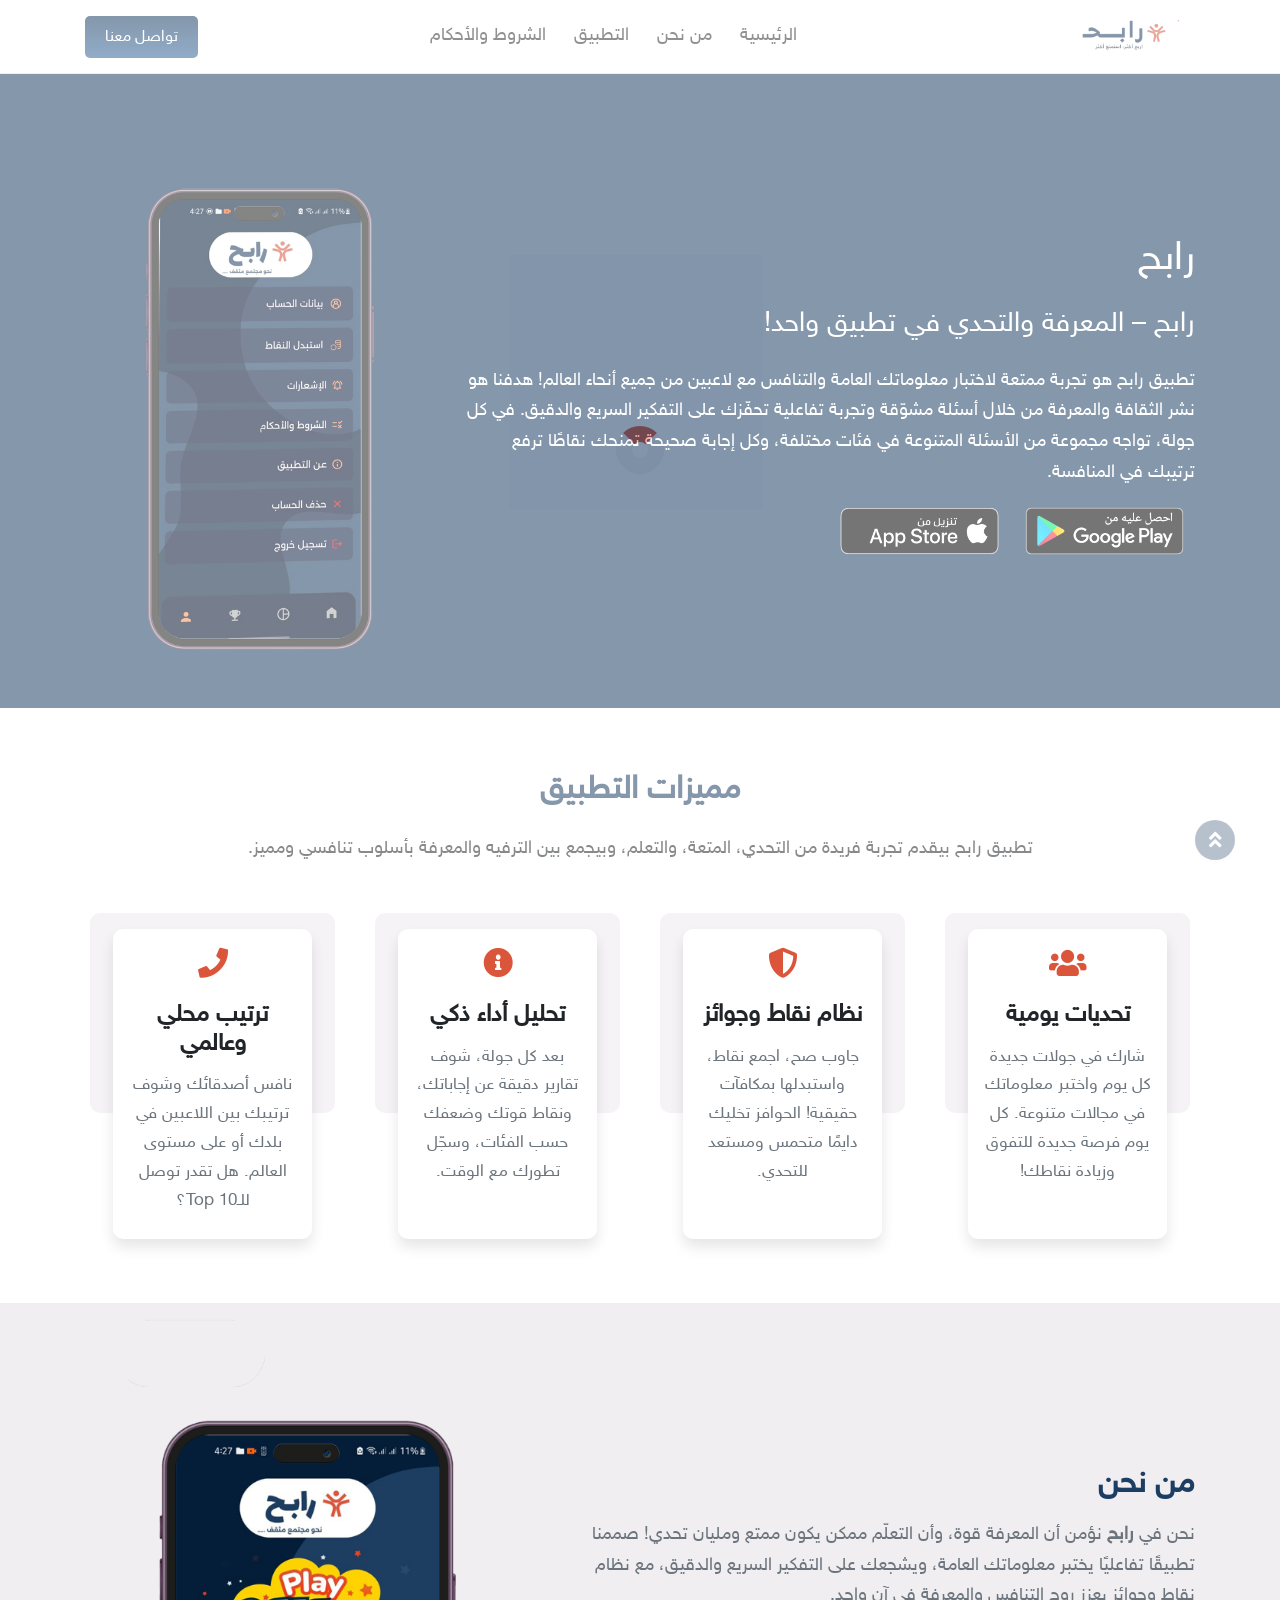
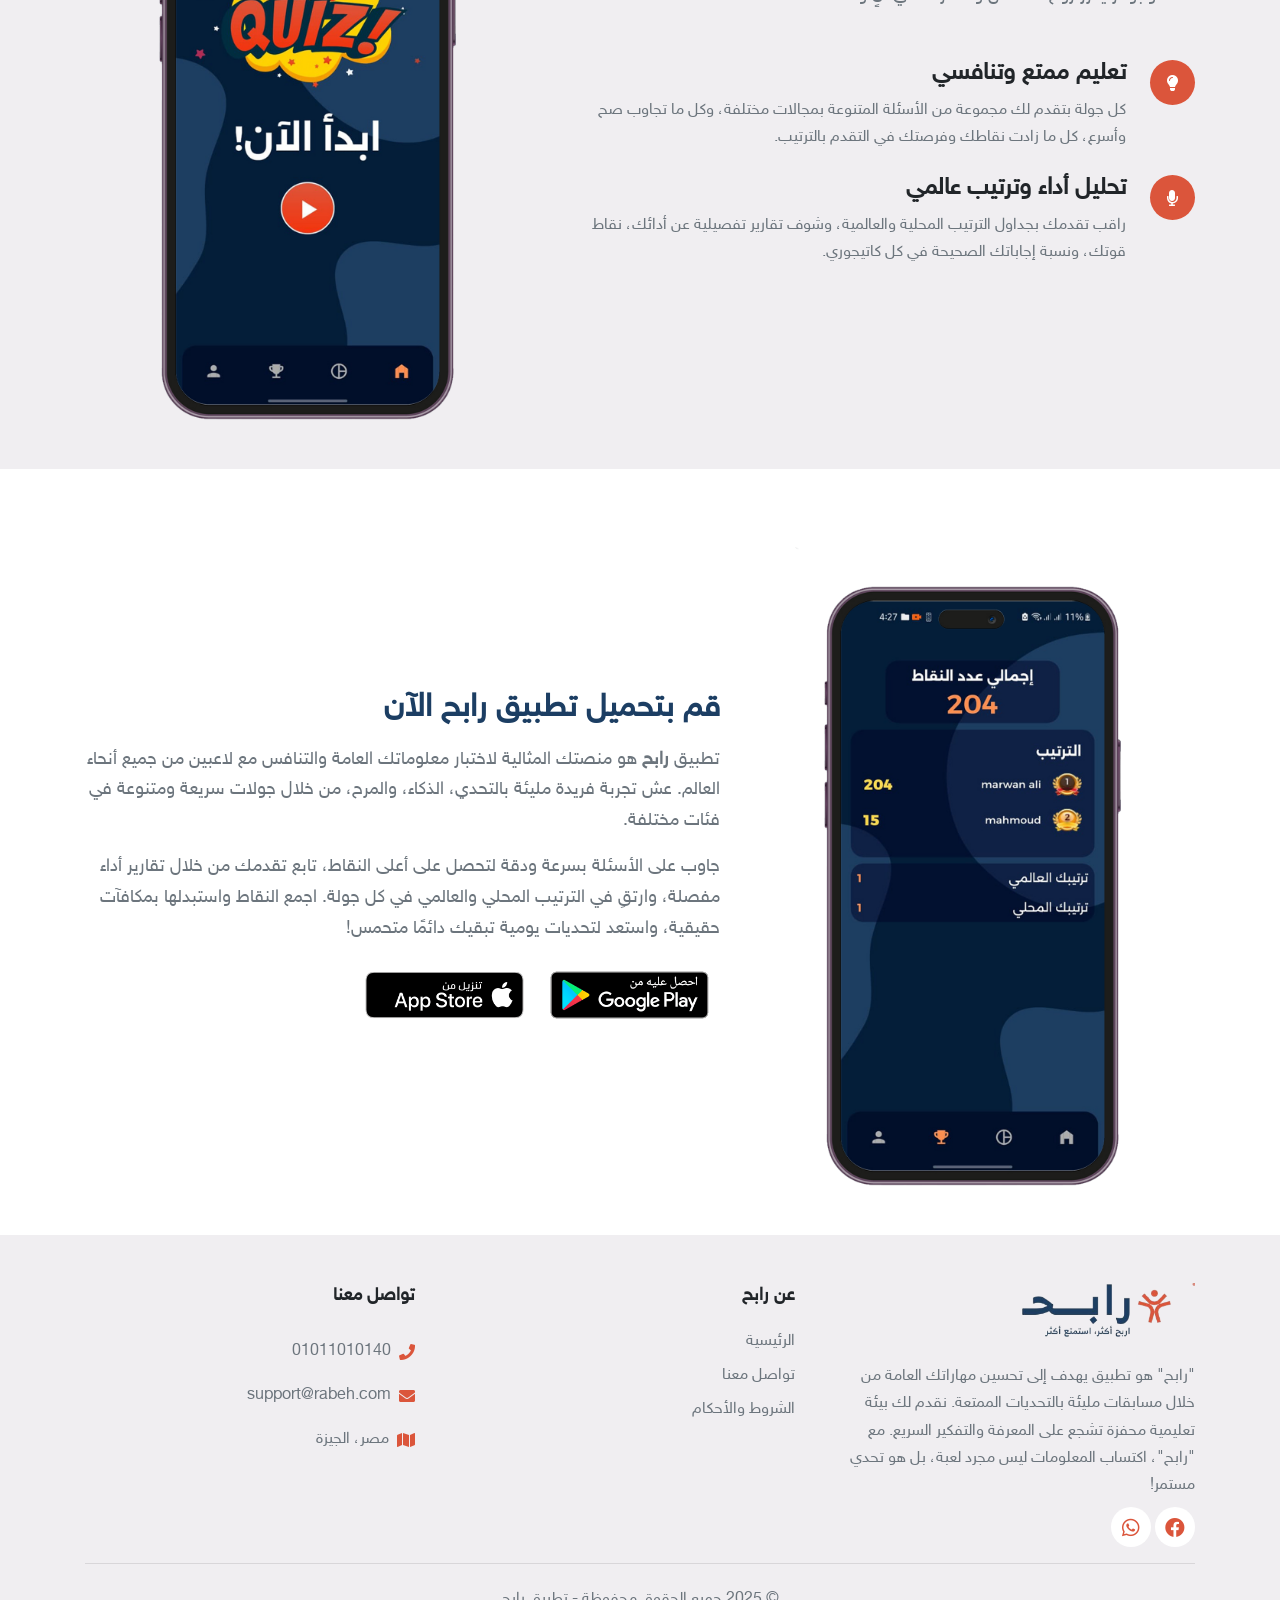
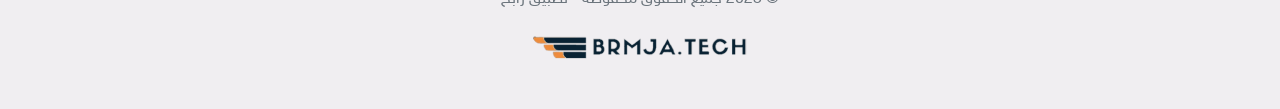
<file: index.html>
<!DOCTYPE html>
<html lang="en">

<head>
  <meta charset="UTF-8">
  <meta name="viewport" content="width=device-width, initial-scale=1.0">
  <meta http-equiv="X-UA-Compatible" content="ie=edge">
  <link rel="stylesheet" href="assets/css/all.css">
  <link rel="stylesheet" href="assets/css/font-awesome.min.css">
  <link rel="stylesheet" href="assets/css/bootstrap.min.css">
  <link rel="stylesheet" href="assets/css/animate.css">
  <link rel="stylesheet" href="assets/css/style.css">
  <title>رابح</title>
</head>

<body>
  <!-- Navbar -->
  <nav class="navbar navbar-expand-lg navbar-white border-bottom bg-white">
    <div class="container">
      <a class="navbar-brand text-color" href="index.html"><img src="assets/images/logo.png" alt=""></a>
      <button class="navbar-toggler" type="button" data-toggle="collapse" data-target="#navbarSupportedContent"
        aria-controls="navbarSupportedContent" aria-expanded="false" aria-label="Toggle navigation">
        <span class="navbar-toggler-icon"><i class="fas fa-bars text-secondary mt-2"></i></span>
      </button>

      <div class="collapse navbar-collapse" id="navbarSupportedContent">
        <ul class="navbar-nav mx-auto">
          <li class="nav-item">
            <a class="nav-link" href="index.html">الرئيسية</a>
          </li>
          <li class="nav-item">
            <a class="nav-link" href="index.html#about">من نحن</a>
          </li>
       
          <li class="nav-item">
            <a class="nav-link" href="index.html#download_app">التطبيق</a>
          </li>
          <li class="nav-item">
            <a class="nav-link" href="terms.html">الشروط والأحكام</a>
          </li>
        </ul>
        <!-- contact us -->
        <a href="index.html" class="contact_us">تواصل معنا</a>
      </div>
    </div>
  </nav>
  <!-- start header -->
  <header class="pt-1 pb-0">
    <div class="container">
      <div class="row align-items-center justify-content-center">
        <div class="col-lg-8 col-md-6 col-12">
          <div class="text pt-4 pb-2 text-white">
            <h1>رابح</h1>
            <h3 class="my-4">رابح – المعرفة والتحدي في تطبيق واحد!</h3>
            <p class="line-height text-lg">
              تطبيق رابح هو تجربة ممتعة لاختبار معلوماتك العامة والتنافس مع لاعبين من جميع أنحاء العالم! هدفنا هو نشر الثقافة والمعرفة من خلال أسئلة مشوّقة وتجربة تفاعلية تحفّزك على التفكير السريع والدقيق. في كل جولة، تواجه مجموعة من الأسئلة المتنوعة في فئات مختلفة، وكل إجابة صحيحة تمنحك نقاطًا ترفع ترتيبك في المنافسة.
            </p>
            <div class="app_links">
              <a href=""><img src="assets/images/header/googleplay.png" alt="Google app"></a>
              <a href=""><img src="assets/images/header/applestore.png" alt="Apple app"></a>
            </div>
          </div>
        </div>
        <div class="col-lg-4 col-md-6 col-12">
          <div class="app_img my-3 p-3">
            <img src="assets/images/header/رابح 01 copy.png" width="100%" alt="App">
          </div>
        </div>
      </div>
    </div>
  </header>
  
  <!-- end header -->
  <!-- start features -->
  <div class="features py-5" id="features">
    <div class="container">
      <h2 class="text-color text-center my-3 font-weight-bold">مميزات التطبيق</h2>
      <p class='line-height text-center text-lg mt-4 mb-5'>
        تطبيق رابح بيقدم تجربة فريدة من التحدي، المتعة، والتعلم، وبيجمع بين الترفيه والمعرفة بأسلوب تنافسي ومميز.
      </p>
      <div class="row">
        <div class="col-lg-3 col-md-6 col-12">
          <div class="feature_card my-2 p-2">
            <div class="before"></div>
            <div class="feature p-3 text-center">
              <div class="icon sub-color"><i class="fas fa-users"></i></div>
              <h4>تحديات يومية</h4>
              <p class="line-height text-secondary">
                شارك في جولات جديدة كل يوم واختبر معلوماتك في مجالات متنوعة. كل يوم فرصة جديدة للتفوق وزيادة نقاطك!
              </p>
            </div>
          </div>
        </div>
        <div class="col-lg-3 col-md-6 col-12">
          <div class="feature_card my-2 p-2">
            <div class="before"></div>
            <div class="feature p-3 text-center">
              <div class="icon sub-color"><i class="fas fa-shield-alt"></i></div>
              <h4>نظام نقاط وجوائز</h4>
              <p class="line-height text-secondary">
                جاوب صح، اجمع نقاط، واستبدلها بمكافآت حقيقية! الحوافز تخليك دايمًا متحمس ومستعد للتحدي.
              </p>
            </div>
          </div>
        </div>
        <div class="col-lg-3 col-md-6 col-12">
          <div class="feature_card my-2 p-2">
            <div class="before"></div>
            <div class="feature p-3 text-center">
              <div class="icon sub-color"><i class="fas fa-info-circle"></i></div>
              <h4>تحليل أداء ذكي</h4>
              <p class="line-height text-secondary">
                بعد كل جولة، شوف تقارير دقيقة عن إجاباتك، ونقاط قوتك وضعفك حسب الفئات، وسجّل تطورك مع الوقت.
              </p>
            </div>
          </div>
        </div>
        <div class="col-lg-3 col-md-6 col-12">
          <div class="feature_card my-2 p-2">
            <div class="before"></div>
            <div class="feature p-3 text-center">
              <div class="icon sub-color"><i class="fas fa-phone"></i></div>
              <h4>ترتيب محلي وعالمي</h4>
              <p class="line-height text-secondary">
                نافس أصدقائك وشوف ترتيبك بين اللاعبين في بلدك أو على مستوى العالم. هل تقدر توصل للـTop 10؟
              </p>
            </div>
          </div>
        </div>
      </div>
    </div>
  </div>
  
  <!-- end features -->
  <!-- start about -->
  <div class="about" id="about">
    <div class="container">
      <div class="row align-items-center justify-content-center">
        <div class="col-lg-7 col-md-6 col-12">
          <h2 class="text-color font-weight-bold my-3">من نحن</h2>
          <p class='line-height text-secondary text-lg my-3'>
            نحن في <strong>رابح</strong> نؤمن أن المعرفة قوة، وأن التعلّم ممكن يكون ممتع ومليان تحدي! صممنا تطبيقًا تفاعليًا يختبر معلوماتك العامة، ويشجعك على التفكير السريع والدقيق، مع نظام نقاط وجوائز يعزز روح التنافس والمعرفة في آنٍ واحد.
          </p>
          <div class="more_about my-5">
            <div class="more_flex my-3">
              <div class="iconn">
                <div class="iconn_i">
                  <i class="fas fa-lightbulb"></i>
                </div>
              </div>
              <div class="textt mr-4">
                <h4 class="font-weight-bold">تعليم ممتع وتنافسي</h4>
                <p class='line-height text-secondary'>
                  كل جولة بتقدم لك مجموعة من الأسئلة المتنوعة بمجالات مختلفة، وكل ما تجاوب صح وأسرع، كل ما زادت نقاطك وفرصتك في التقدم بالترتيب.
                </p>
              </div>
            </div>
            <div class="more_flex my-3">
              <div class="iconn">
                <div class="iconn_i">
                  <i class="fas fa-microphone"></i>
                </div>
              </div>
              <div class="textt mr-4">
                <h4 class="font-weight-bold">تحليل أداء وترتيب عالمي</h4>
                <p class='line-height text-secondary'>
                  راقب تقدمك بجداول الترتيب المحلية والعالمية، وشوف تقارير تفصيلية عن أدائك، نقاط قوتك، ونسبة إجاباتك الصحيحة في كل كاتيجوري.
                </p>
              </div>
            </div>
          </div>
        </div>
        <div class="col-lg-5 col-md-6 col-12">
          <div class="p-3">
            <img src="assets/images/header/رابح 04 copy.png" width="100%" class="d-block w-100" alt="About">
          </div>
        </div>
      </div>
    </div>
  </div>
  
  
  <!-- end about -->
  <!-- start download app -->
  <div class="download_app "
  id="download_app">
    <div class="container">
      <div class="row align-items-center justify-content-center">
        <div class="col-lg-5 col-md-6 col-12">
          <div class="p-3">
            <img src="assets/images/header/رابح 02 copy.png" class="d-block w-100" alt="About">
          </div>
        </div>
        <div class="col-lg-7 col-md-6 col-12">
          <h2 class="text-color font-weight-bold my-3">قم بتحميل تطبيق رابح الآن</h2>
          <p class='line-height text-secondary text-lg my-3'>
            تطبيق <strong>رابح</strong> هو منصتك المثالية لاختبار معلوماتك العامة والتنافس مع لاعبين من جميع أنحاء العالم. عش تجربة فريدة مليئة بالتحدي، الذكاء، والمرح، من خلال جولات سريعة ومتنوعة في فئات مختلفة.
          </p>
          <p class='line-height text-secondary text-lg my-3'>
            جاوب على الأسئلة بسرعة ودقة لتحصل على أعلى النقاط، تابع تقدمك من خلال تقارير أداء مفصلة، وارتقِ في الترتيب المحلي والعالمي في كل جولة. اجمع النقاط واستبدلها بمكافآت حقيقية، واستعد لتحديات يومية تبقيك دائمًا متحمس!
          </p>
          <div class="app_links">
            <a href=""><img src="assets/images/header/googleplay.png" alt="Google app"></a>
            <a href=""><img src="assets/images/header/applestore.png" alt="Apple app"></a>
          </div>
        </div>
      </div>
    </div>
  </div>
  
  <!-- end download app -->

  <!-- start footer -->
  <footer class="py-5">
    <div class="container">
      <div class="row">
        <div class="col-lg-4 col-md-6 col-12">
          <a class="logo" href="index.html"><img src="assets/images/logo.png" alt="Logo"></a>
          <p class='line-height text-secondary'>
            "رابح" هو تطبيق يهدف إلى تحسين مهاراتك العامة من خلال مسابقات مليئة بالتحديات الممتعة. نقدم لك بيئة تعليمية محفزة تشجع على المعرفة والتفكير السريع. مع "رابح"، اكتساب المعلومات ليس مجرد لعبة، بل هو تحدي مستمر!
          </p>
          <div class="social">
            <a href=""><i class="fab fa-facebook"></i></a>
            <a href=""><i class="fab fa-whatsapp"></i></a>
          </div>
        </div>
        <div class="col-lg-4 col-md-6 col-12">
          <b class="text-lg">عن رابح</b>
          <div class="footer_links">
            <a class="text-secondary" href="index.html">الرئيسية</a>
            <a class="text-secondary" href="">تواصل معنا</a>
            <a class="text-secondary" href="terms.html">الشروط والأحكام</a>
          </div>
        </div>
        <div class="col-lg-4 col-md-6 col-12">
          <b class="text-lg">تواصل معنا</b>
          <div class="footer_links">
            <ul class="p-0 list-unstyled">
              <li><i class="fas fa-phone sub-color"></i><a class="text-secondary mx-2" href="tel:+201011010140">01011010140</a></li>
              <li><i class="fas fa-envelope sub-color"></i><a class="text-secondary mx-2" href="mailto:support@rabeh.com">support@rabeh.com</a></li>
              <li><i class="fas fa-map sub-color"></i><a class="text-secondary mx-2" href="">مصر، الجيزة</a></li>
            </ul>
          </div>
        </div>
      </div>
      <hr>
      <div class="copyright text-secondary text-center">
        <span class="d-block my-4">© 2025 جميع الحقوق محفوظة - تطبيق رابح</span>
        <a href="https://new.brmja.tech/"><img src="assets/images/brmja.png" alt="Barmja"></a>
      </div>
    </div>
</footer>

  
  <!-- end footer -->
  <div class="scrollUp text-center">
    <i class="fas fa-angle-double-up shadow-sm"></i>
  </div>
  <!-- loader -->
   <div class="loading">
    <div class="loader-spin"><div class="loader"></div></div>
   </div>
  <script src="assets/js/jquery-3.2.1.min.js"></script>
  <script src="assets/js/bootstrap.bundle.min.js"></script>
  <script src="assets/js/popper.min.js"></script>
  <script src="assets/js/bootstrap.min.js"></script>
  <script src="assets/js/wow.min.js"></script>
  <script src="assets/js/main.js"></script>
  <script>
    new WOW().init();
  </script>
</body>

</html>
</file>
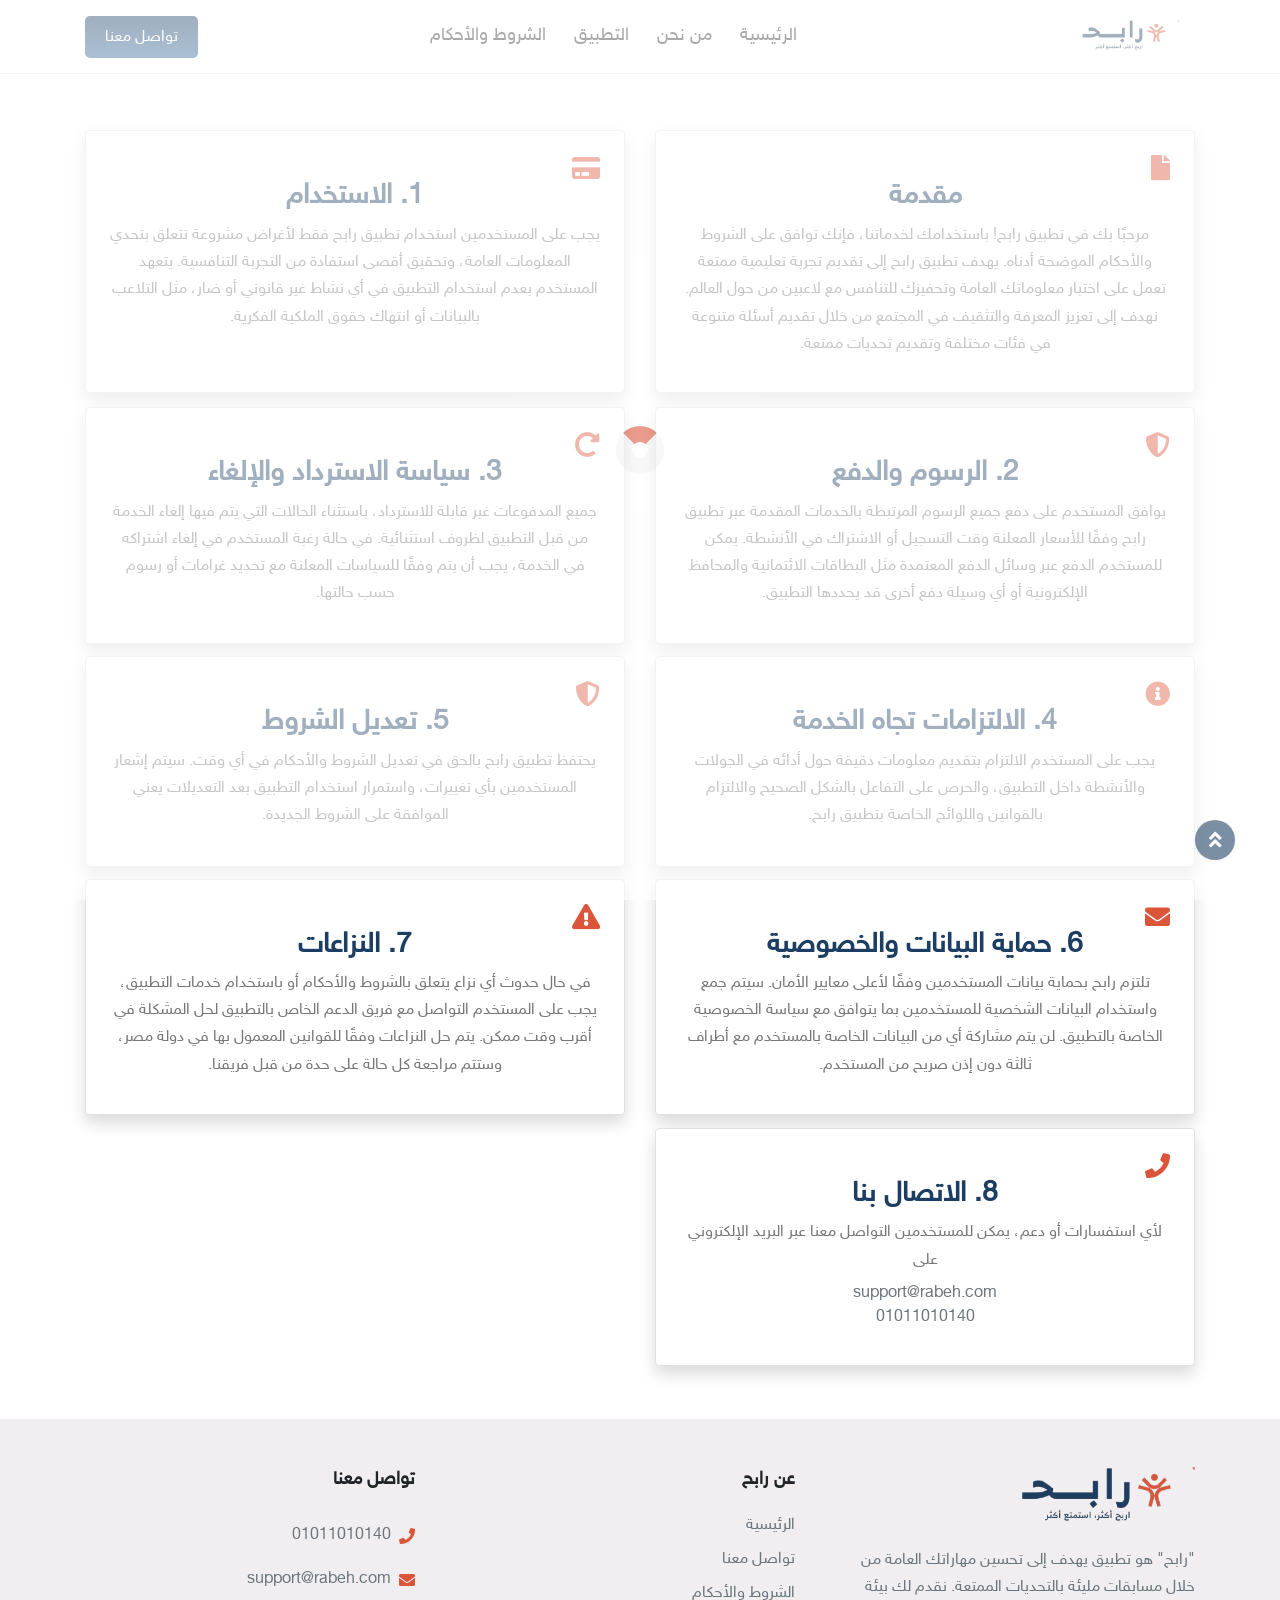
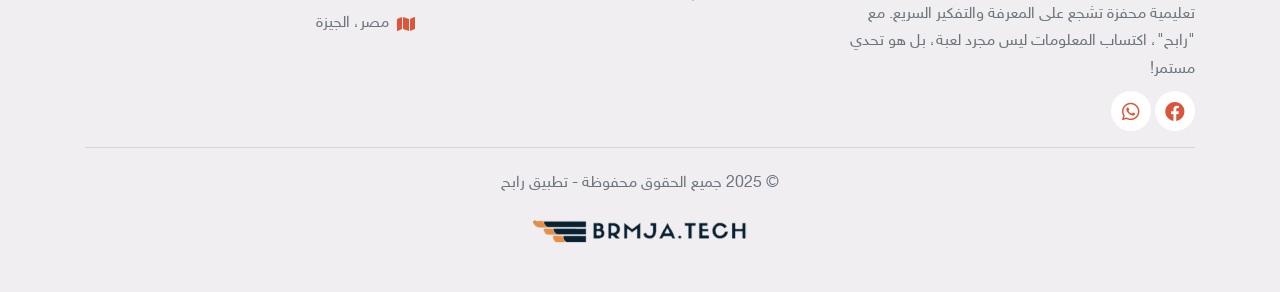
<file: terms.html>
<!DOCTYPE html>
<html lang="en">

<head>
  <meta charset="UTF-8">
  <meta name="viewport" content="width=device-width, initial-scale=1.0">
  <meta http-equiv="X-UA-Compatible" content="ie=edge">
  <link rel="stylesheet" href="assets/css/all.css">
  <link rel="stylesheet" href="assets/css/font-awesome.min.css">
  <link rel="stylesheet" href="assets/css/bootstrap.min.css">
  <link rel="stylesheet" href="assets/css/animate.css">
  <link rel="stylesheet" href="assets/css/style.css">
  <title>رابح</title>
</head>

<body>
  <!-- Navbar -->
  <nav class="navbar navbar-expand-lg navbar-white border-bottom bg-white">
    <div class="container">
      <a class="navbar-brand text-color" href="index.html"><img src="assets/images/logo.png" alt=""></a>
      <button class="navbar-toggler" type="button" data-toggle="collapse" data-target="#navbarSupportedContent"
        aria-controls="navbarSupportedContent" aria-expanded="false" aria-label="Toggle navigation">
        <span class="navbar-toggler-icon"><i class="fas fa-bars text-secondary mt-2"></i></span>
      </button>

      <div class="collapse navbar-collapse" id="navbarSupportedContent">
        <ul class="navbar-nav mx-auto">
          <li class="nav-item">
            <a class="nav-link" href="index.html">الرئيسية</a>
          </li>
          <li class="nav-item">
            <a class="nav-link" href="index.html#about">من نحن</a>
          </li>
          <li class="nav-item">
            <a class="nav-link" href="index.html#download_app">التطبيق</a>
          </li>
          <li class="nav-item">
            <a class="nav-link" href="terms.html">الشروط والأحكام</a>
          </li>
        </ul>
        <!-- contact us -->
        <a href="" class="contact_us">تواصل معنا</a>
      </div>
    </div>
  </nav>

  <!-- start terms -->
  <div class="terms py-5">
    <div class="container">
      <div class="row">
        <div class="col-lg-6 col-md-6 col-12 wow fadeInUp" data-wow-duration="1.5s" data-wow-offset="200">
          <div class="term_card card my-2 p-4 shadow border">
            <i class="fas fa-file"></i>
            <h3 class="text-color font-weight-bold">مقدمة</h3>
            <p class='line-height'>
              مرحبًا بك في تطبيق رابح! باستخدامك لخدماتنا، فإنك توافق على الشروط والأحكام الموضحة أدناه. يهدف
              تطبيق رابح إلى تقديم تجربة تعليمية ممتعة تعمل على اختبار معلوماتك العامة وتحفيزك للتنافس مع لاعبين من حول العالم.
              نهدف إلى تعزيز المعرفة والتثقيف في المجتمع من خلال تقديم أسئلة متنوعة في فئات مختلفة وتقديم تحديات ممتعة.
            </p>
          </div>
        </div>
        <div class="col-lg-6 col-md-6 col-12 wow fadeInUp" data-wow-duration="1.5s" data-wow-offset="200" data-wow-delay=".5s">
          <div class="term_card card my-2 p-4 shadow border">
            <i class="fas fa-credit-card"></i>
            <h3 class="text-color font-weight-bold">1. الاستخدام</h3>
            <p class='line-height'>
              يجب على المستخدمين استخدام تطبيق رابح فقط لأغراض مشروعة تتعلق بتحدي المعلومات العامة، وتحقيق أقصى استفادة من
              التجربة التنافسية. يتعهد المستخدم بعدم استخدام التطبيق في أي نشاط غير قانوني أو ضار، مثل التلاعب بالبيانات أو
              انتهاك حقوق الملكية الفكرية.
            </p>
          </div>
        </div>
        <div class="col-lg-6 col-md-6 col-12 wow fadeInUp" data-wow-duration="1.5s" data-wow-offset="200" data-wow-delay=".8s">
          <div class="term_card card my-2 p-4 shadow border">
            <i class="fas fa-shield-alt"></i>
            <h3 class="text-color font-weight-bold">2. الرسوم والدفع</h3>
            <p class='line-height'>
              يوافق المستخدم على دفع جميع الرسوم المرتبطة بالخدمات المقدمة عبر تطبيق رابح وفقًا للأسعار المعلنة وقت التسجيل
              أو الاشتراك في الأنشطة. يمكن للمستخدم الدفع عبر وسائل الدفع المعتمدة مثل البطاقات الائتمانية والمحافظ
              الإلكترونية أو أي وسيلة دفع أخرى قد يحددها التطبيق.
            </p>
          </div>
        </div>
        <div class="col-lg-6 col-md-6 col-12 wow fadeInUp" data-wow-duration="1.5s" data-wow-offset="200" data-wow-delay=".1s">
          <div class="term_card card my-2 p-4 shadow border">
            <i class="fas fa-redo-alt"></i>
            <h3 class="text-color font-weight-bold">3. سياسة الاسترداد والإلغاء</h3>
            <p class='line-height'>
              جميع المدفوعات غير قابلة للاسترداد، باستثناء الحالات التي يتم فيها إلغاء الخدمة من قبل التطبيق لظروف
              استثنائية. في حالة رغبة المستخدم في إلغاء اشتراكه في الخدمة، يجب أن يتم وفقًا للسياسات المعلنة مع تحديد
              غرامات أو رسوم حسب حالتها.
            </p>
          </div>
        </div>
        <div class="col-lg-6 col-md-6 col-12 wow fadeInUp" data-wow-duration="1.5s" data-wow-offset="200" data-wow-delay="1.2s">
          <div class="term_card card my-2 p-4 shadow border">
            <i class="fas fa-info-circle"></i>
            <h3 class="text-color font-weight-bold">4. الالتزامات تجاه الخدمة</h3>
            <p class='line-height'>
              يجب على المستخدم الالتزام بتقديم معلومات دقيقة حول أدائه في الجولات والأنشطة داخل التطبيق، والحرص على
              التفاعل بالشكل الصحيح والالتزام بالقوانين واللوائح الخاصة بتطبيق رابح.
            </p>
          </div>
        </div>
        <div class="col-lg-6 col-md-6 col-12 wow fadeInUp" data-wow-duration="1.5s" data-wow-offset="200" data-wow-delay="1.5s">
          <div class="term_card card my-2 p-4 shadow border">
            <i class="fas fa-shield-alt"></i>
            <h3 class="text-color font-weight-bold">5. تعديل الشروط</h3>
            <p class='line-height'>
              يحتفظ تطبيق رابح بالحق في تعديل الشروط والأحكام في أي وقت. سيتم إشعار المستخدمين بأي تغييرات،
              واستمرار استخدام التطبيق بعد التعديلات يعني الموافقة على الشروط الجديدة.
            </p>
          </div>
        </div>
        <div class="col-lg-6 col-md-6 col-12 wow fadeInUp" data-wow-duration="1.5s" data-wow-offset="200" data-wow-delay="1.8s">
          <div class="term_card card my-2 p-4 shadow border">
            <i class="fas fa-envelope"></i>
            <h3 class="text-color font-weight-bold">6. حماية البيانات والخصوصية</h3>
            <p class='line-height'>
              تلتزم رابح بحماية بيانات المستخدمين وفقًا لأعلى معايير الأمان. سيتم جمع واستخدام البيانات الشخصية للمستخدمين
              بما يتوافق مع سياسة الخصوصية الخاصة بالتطبيق.
              لن يتم مشاركة أي من البيانات الخاصة بالمستخدم مع أطراف ثالثة دون إذن صريح من المستخدم.
            </p>
          </div>
        </div>
        <div class="col-lg-6 col-md-6 col-12 wow fadeInUp" data-wow-duration="1.5s" data-wow-offset="200" data-wow-delay="2s">
          <div class="term_card card my-2 p-4 shadow border">
            <i class="fas fa-warning"></i>
            <h3 class="text-color font-weight-bold">7. النزاعات</h3>
            <p class='line-height'>
              في حال حدوث أي نزاع يتعلق بالشروط والأحكام أو باستخدام خدمات التطبيق، يجب على المستخدم التواصل مع فريق
              الدعم الخاص بالتطبيق لحل المشكلة في أقرب وقت ممكن.
              يتم حل النزاعات وفقًا للقوانين المعمول بها في دولة مصر، وستتم مراجعة كل حالة على حدة من قبل فريقنا.
            </p>
          </div>
        </div>
        <div class="col-lg-6 col-md-6 col-12 wow fadeInUp" data-wow-duration="1.5s" data-wow-offset="200" data-wow-delay="2.2s">
          <div class="term_card card my-2 p-4 shadow border">
            <i class="fas fa-phone"></i>
            <h3 class="text-color font-weight-bold">8. الاتصال بنا</h3>
            <p class='line-height'>
              لأي استفسارات أو دعم، يمكن للمستخدمين التواصل معنا عبر البريد الإلكتروني على
              <div class="text-center">
                <a class="text-secondary" href="mailto:support@rabeh.com">support@rabeh.com</a>
              </div>
              <div class="text-center">
                <a class="text-secondary" href="tel:+201011010140">01011010140</a>
              </div>
            </p>
          </div>
        </div>
      </div>
    </div>
  </div>
  
  <!-- end terms -->
  <!-- start footer -->
  <footer class="py-5">
    <div class="container">
      <div class="row">
        <div class="col-lg-4 col-md-6 col-12">
          <a class="logo" href="index.html"><img src="assets/images/logo.png" alt="Logo"></a>
          <p class='line-height text-secondary'>
            "رابح" هو تطبيق يهدف إلى تحسين مهاراتك العامة من خلال مسابقات مليئة بالتحديات الممتعة. نقدم لك بيئة تعليمية محفزة تشجع على المعرفة والتفكير السريع. مع "رابح"، اكتساب المعلومات ليس مجرد لعبة، بل هو تحدي مستمر!
          </p>
          <div class="social">
            <a href=""><i class="fab fa-facebook"></i></a>
            <a href=""><i class="fab fa-whatsapp"></i></a>
          </div>
        </div>
        <div class="col-lg-4 col-md-6 col-12">
          <b class="text-lg">عن رابح</b>
          <div class="footer_links">
            <a class="text-secondary" href="index.html">الرئيسية</a>
            <a class="text-secondary" href="">تواصل معنا</a>
            <a class="text-secondary" href="terms.html">الشروط والأحكام</a>
          </div>
        </div>
        <div class="col-lg-4 col-md-6 col-12">
          <b class="text-lg">تواصل معنا</b>
          <div class="footer_links">
            <ul class="p-0 list-unstyled">
              <li><i class="fas fa-phone sub-color"></i><a class="text-secondary mx-2" href="tel:+201011010140">01011010140</a></li>
              <li><i class="fas fa-envelope sub-color"></i><a class="text-secondary mx-2" href="mailto:support@rabeh.com">support@rabeh.com</a></li>
              <li><i class="fas fa-map sub-color"></i><a class="text-secondary mx-2" href="">مصر، الجيزة</a></li>
            </ul>
          </div>
        </div>
      </div>
      <hr>
      <div class="copyright text-secondary text-center">
        <span class="d-block my-4">© 2025 جميع الحقوق محفوظة - تطبيق رابح</span>
        <a href="https://new.brmja.tech/"><img src="assets/images/brmja.png" alt="Barmja"></a>
      </div>
    </div>
</footer>

  <!-- end footer -->
  <div class="scrollUp text-center">
    <i class="fas fa-angle-double-up shadow-sm"></i>
  </div>
  <!-- loader -->
  <div class="loading">
    <div class="loader-spin"><div class="loader"></div></div>
   </div>
  <script src="assets/js/jquery-3.2.1.min.js"></script>
  <script src="assets/js/bootstrap.bundle.min.js"></script>
  <script src="assets/js/popper.min.js"></script>
  <script src="assets/js/bootstrap.min.js"></script>
  <script src="assets/js/wow.min.js"></script>
  <script src="assets/js/main.js"></script>
  <script>
    new WOW().init();
  </script>
</body>

</html>
</file>
<file: assets/css/style.css>
body {
  font-family: Sky !important;
  direction: rtl;
  text-align: right;
  position: relative;
}

@font-face {
  font-family: Sky;
  src: url(../css/sky.ttf);
}

body::-webkit-scrollbar {
  width: 9px;
  /* width of the entire scrollbar */
}

body::-webkit-scrollbar-track {
  background: #eee;
  /* color of the tracking area */
}

body::-webkit-scrollbar-thumb {
  background-color: #cccccc6e;
  /* color of the scroll thumb */
  border-radius: 20px;
  /* roundness of the scroll thumb */
  border: 3px solid #cccccc6e;
  /* creates padding around scroll thumb */
}

::selection {
  background-color: var(--sub-color);
  color: #fff;
}

/* custom */
:root {
  --main-color: #1C3E63;
  --sub-color: #DB553B;
  --gradient: linear-gradient(to bottom, #1c3e63 0%, #336699 100%);
  --bg-color: #F0EEF1;
  --font-color: #7c8ba4;
}

button:focus {
  outline: none !important;
  box-shadow: none !important;
}

a:hover {
  text-decoration: none;
}

button:focus {
  outline: none !important;
  box-shadow: none !important;
}

a:hover {
  text-decoration: none;
}
.loading {display: none;}
.loader-spin {
  position: fixed;
    width: 100%;
    height: 100%;
    background-color: #fff;
    z-index: 9999;
    top: 0;
    left: 0;
    display: flex;
    justify-content: center;
    align-items: center;
}
.loader {
  margin: auto;
  border: 16px solid #f3f3f3;
  border-top: 16px solid var(--sub-color);
  border-radius: 50%;
  width: 48px;
  height: 48px;
  animation: spin 2s linear infinite;
}

@keyframes spin {
  0% {
    transform: rotate(0deg);
  }

  100% {
    transform: rotate(360deg);
  }
}
.line-height {line-height: 1.7em;}
.text-lg {font-size: large;}
.text-m {font-size: medium;}
.text-sm {font-size: small;}
.text-xs {font-size: x-small;}
.text-color {color: var(--main-color);}
.sub-color {color: var(--sub-color);}
/* end custom */
/* navbar */
.navbar {
  padding: 15px 0;
  background-color: #fff;
  transition: all .3s ease-in-out;
}
.navbar .nav-link:hover {color: var(--sub-color);}
.navbar .nav-link {
  font-size: 18px;
  color: #333;
  margin: 0px 6px;
  transition: all .3s ease-in-out;
}

.navbar .navbar-brand img {
  width: 110px;
}
.navbar .contact_us {
  background: var(--gradient);
  color: #fff;
  border-radius: 5px;
  padding: 10px 20px 8px;
}
/* header */
header {background-color: var(--main-color);}
header .app_img {display: flex;}
.app_links img {width: auto;max-height: 70px;}
header .app_img img {width: 100%;}

/* features */
.features .feature {
  position: relative;
  border-radius: 10px;
  background-color: #fff;
  box-shadow: 0px 8px 14px 0px rgba(0, 0, 0, 0.1);
  margin-inline: 20px;
  height: 310px;
}
.feature_card {transition: all .3s ease-in-out;}
.feature_card:hover {margin-top: -20px !important;}
.features .feature_card .before {
  left: 20px;
  top: 0;
  background-color: #F5F3F6;
  height: 200px;
  width: 86%;
  position: absolute;
  z-index: -1;
  border-radius: 10px;
  transition: all .3s ease-in-out;
}
.feature_card:hover .before {top: -30px;}
.features .feature p {font-size: 17px;}
.features .feature h4 {font-weight: bold;margin-block: 12px;}
.features .feature .icon {font-size: 30px;}
/* about */
.about {background-color: var(--bg-color);}
.more_flex {
  display: flex;
  align-items: flex-start;
}
.more_flex .iconn .iconn_i {
  background-color: var(--sub-color);
    color: #fff;
    height: 45px;
    width: 45px;
    text-align: center;
    border-radius: 50%;
    line-height: 3.2em;
}
/* footer */
footer {background-color: var(--bg-color);}
footer .logo {}
footer .logo img {
  width: auto;
  max-height: 60px;
  margin-bottom: 20px;
}
footer .footer_links {margin-top: 20px;}
footer .footer_links a {
  display: block;
}
footer .footer_links,footer b {padding-inline: 20px;}
footer .footer_links a {margin: 10px 0;}
footer ul li {
  display: flex;
  align-items: center;
}
footer .social a {
  background-color: #fff;
    color: var(--sub-color);
    width: 40px;
    height: 40px;
    display: inline-block;
    text-align: center;
    border-radius: 25px;
    font-size: 20px;
    line-height: 2.3em;
    transition: all .3s ease-in-out;
}
footer .social a:hover {background-color: var(--sub-color);color: #fff;}
/* scrollUp */
.scrollUp {
  position: fixed;
  bottom: 40px;
  right: 45px;
  z-index: 777;
  display: none;
}
.scrollUp i {
  background-color: var(--main-color);
  color: #fff;
  border-radius: 50%;
  padding: 10px 13px;
  cursor: pointer;
  font-size: 20px;
  height: 40px;
  width: 40px;
}
/* terms */
.terms p {color: #777;}
.terms h3,.terms p {text-align: center;}
.terms .term_card i {font-size: 25px;color: var(--sub-color);}
.terms .term_card {transition: all .3s ease-in-out;height: 95%;}
.terms .term_card:hover {transform: scale(1.1);}
@media(width <= 820px) {
  .navbar .contact_us {
    margin-top: 4px;
    margin-right: 40px;
    display: inline-block;
  }
  .features .feature_card .before {width: 90%;}
  .text-lg {
    font-size: medium;
}
.download_app .row {flex-direction: column-reverse;}
h2 {font-size: 29px;}
.social {margin: 20px 0;}
.navbar .navbar-brand img {
  width: 145px;
}
header .text ,.about h2 ,.about > p,.download_app ,footer .logo,footer p
{text-align: center;}
footer .logo img {margin: auto;display: block;margin-bottom: 10px;}
.features .feature {height: 264px;}
}
@media (width <= 567px) {
    .features .feature {
        height: 264px;
    }
}
</file>
